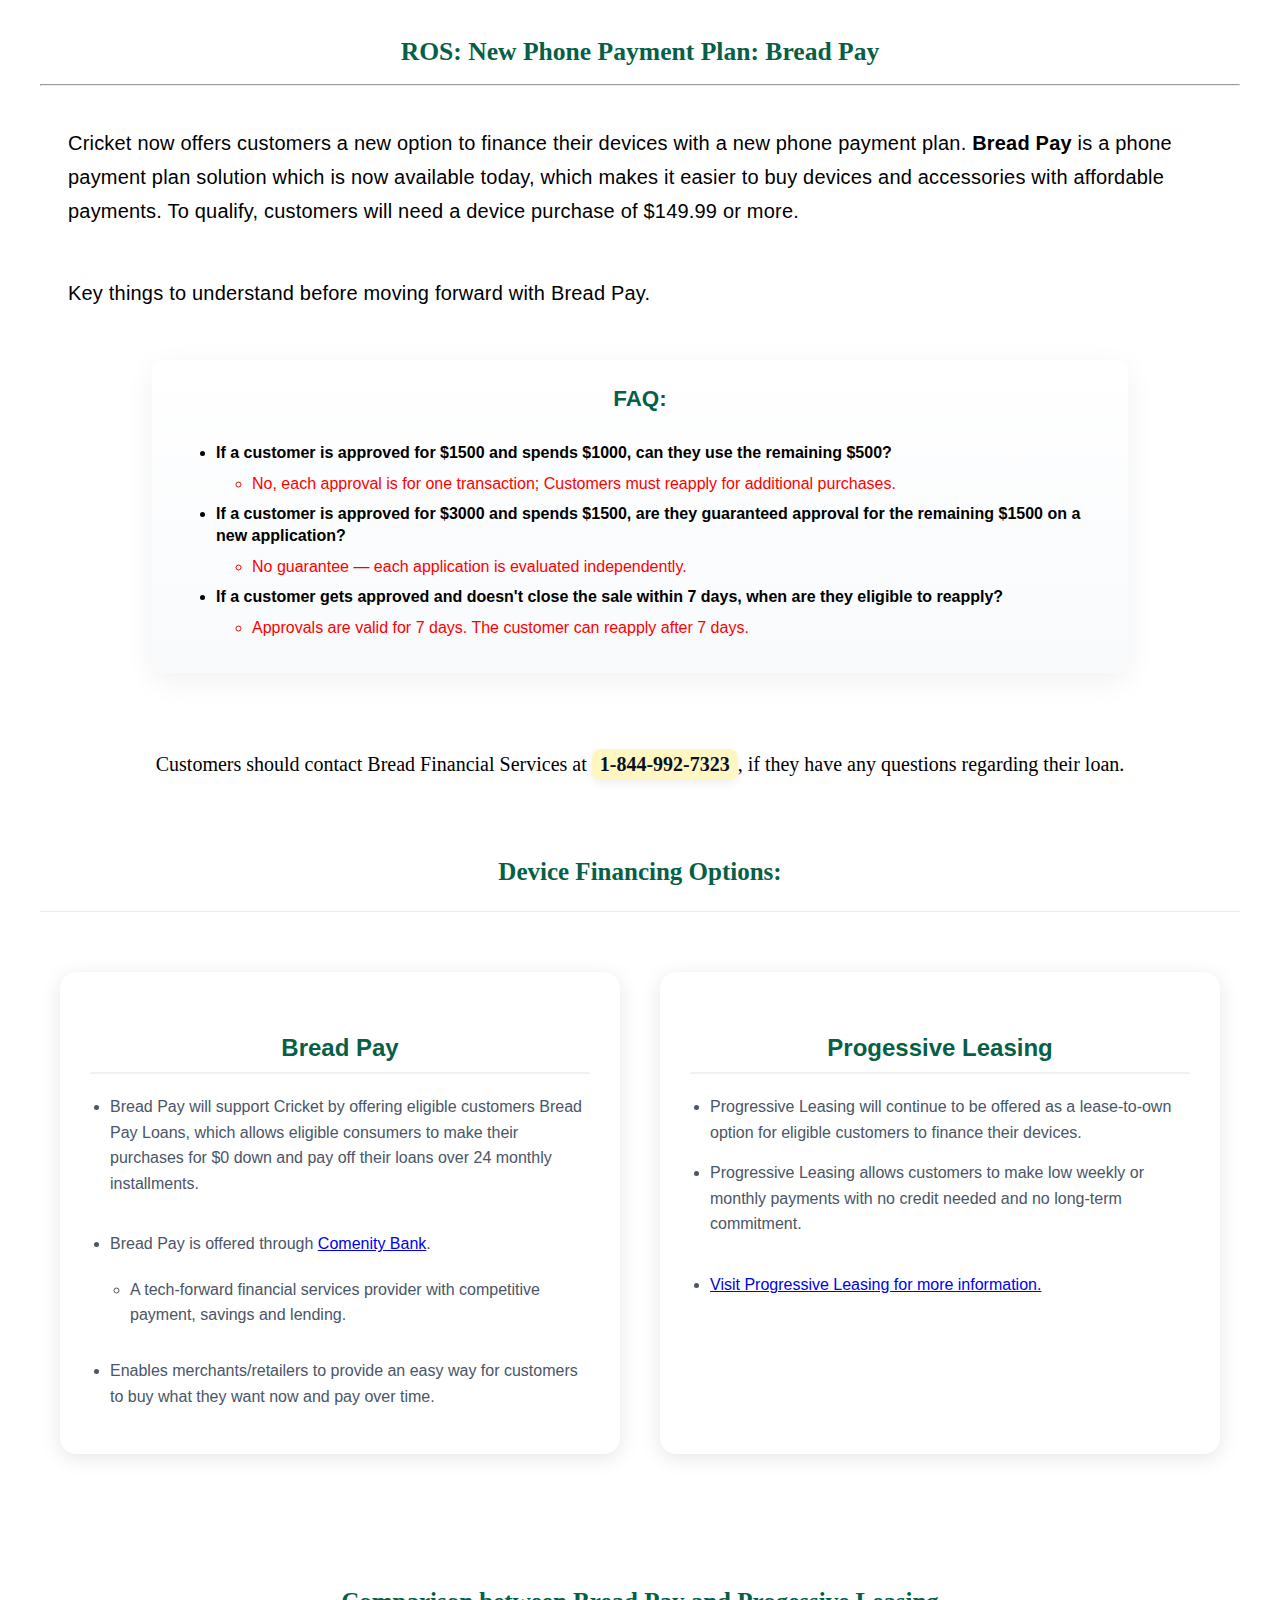
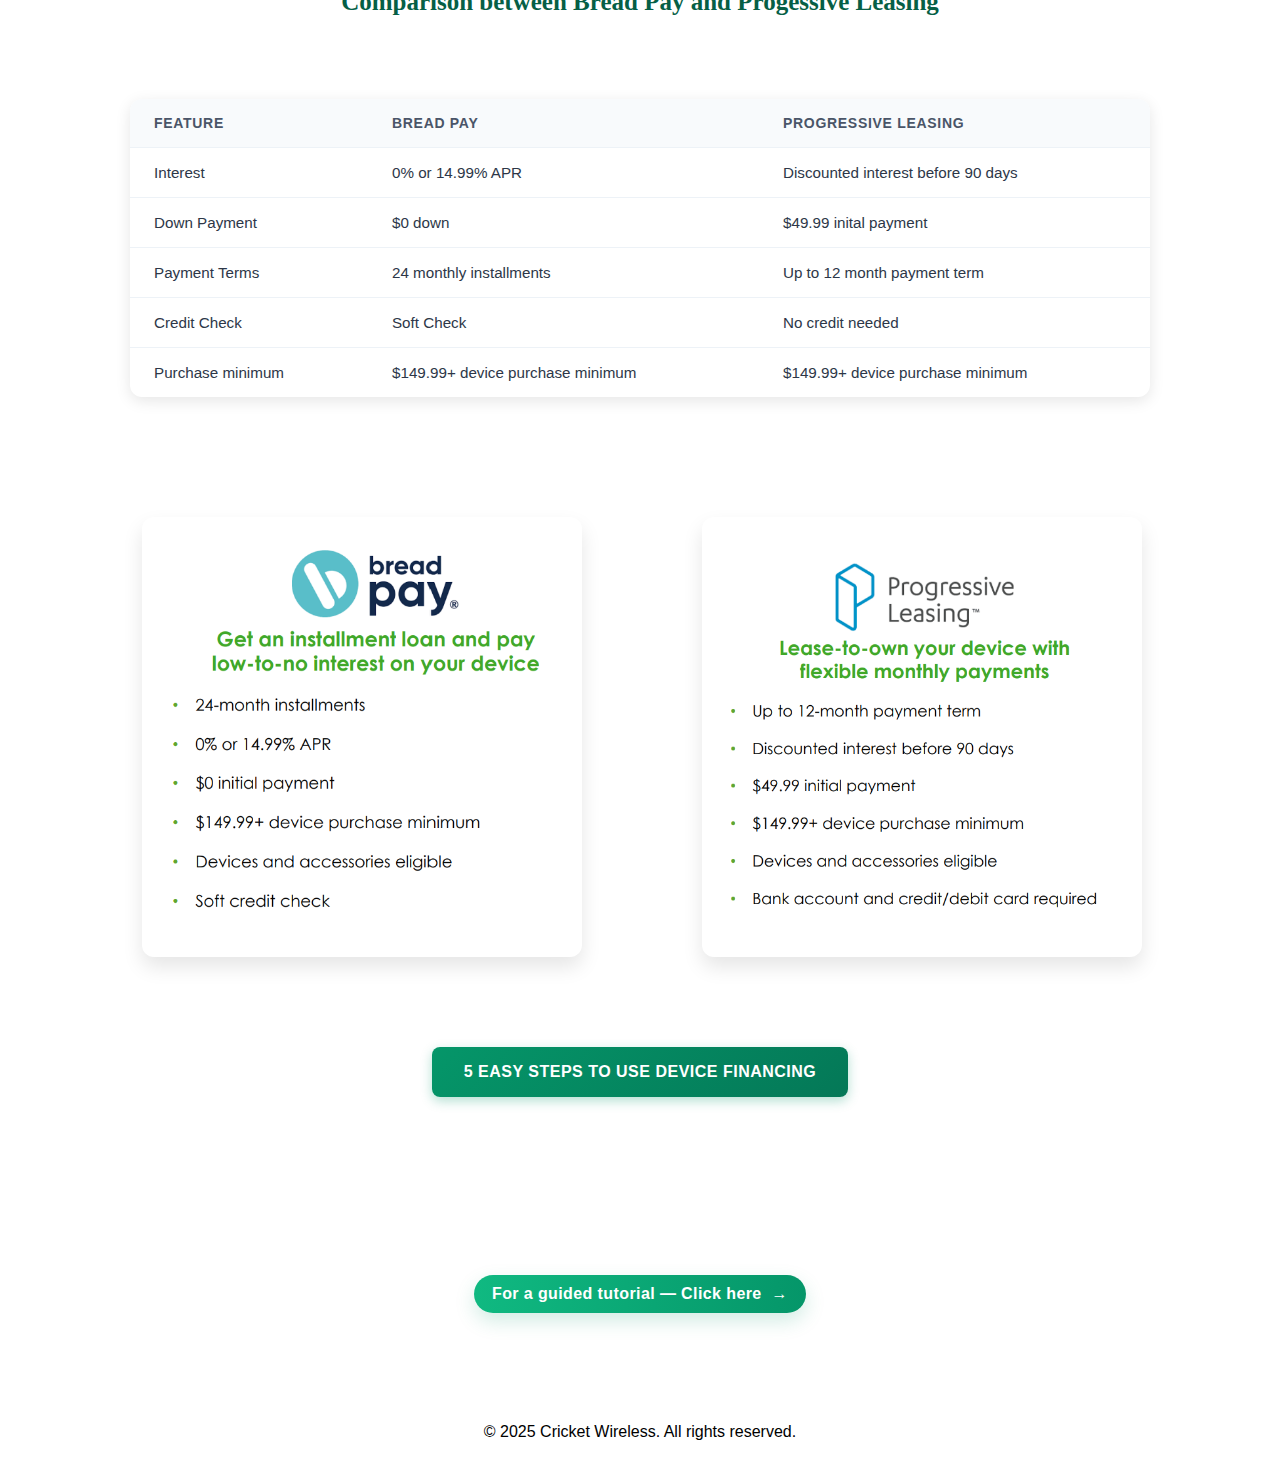
<file: index.html>
<!DOCTYPE html>
<html lang="en">
<head>
    <meta charset="UTF-8">
    <meta name="viewport" content="width=device-width, initial-scale=1.0">
    <title>Bread Pay</title>
    <link rel="stylesheet" href="styles.css">
</head>
<body>


    <h1 class="top-heading">ROS: New Phone Payment Plan: Bread Pay</h1>

    <hr/>

    <p class="para">Cricket now offers customers a new option to finance their devices with a new phone payment plan.
        <strong>Bread Pay</strong> is a phone payment plan solution which is now available today, which makes it easier to buy
        devices and accessories with affordable payments. To qualify, customers will need a device 
        purchase of $149.99 or more.
    </p>



<p class="para-2"> Key things to understand before moving forward with Bread Pay.</p><br>

<div class="notes-card">
        <p>FAQ:</p><br>
        <ul>
            <li class="first-list">
                If a customer is approved for $1500 and spends $1000, can they use the remaining $500? 
            </li>
                <ul>
                    <li class="unordered-list">No, each approval is for one transaction; Customers must reapply for additional purchases.</li>
                </ul>
            <li class="first-list">If a customer is approved for $3000 and spends $1500, are they guaranteed approval for the remaining $1500 on a new application?</li>
                <ul>
                    <li class="unordered-list">
                        No guarantee — each application is evaluated independently. 
                    </li>
                </ul>
            <li class="first-list">
                If a customer gets approved and doesn't close the sale within 7 days, when are they eligible to reapply?
            </li>
                <ul>
                    <li class="unordered-list">Approvals are valid for 7 days. The customer can reapply after 7 days.</li>
                </ul>    
            </ul>
</div><br>

<p class="para-3">Customers should contact Bread Financial Services at <a href="tel:+18449927323" class="phone-highlight">1-844-992-7323</a>,
    if they have any questions regarding their loan.</p>
<br>


<div><h3 class="para-3-1">Device Financing Options:</h3></div><hr class="hr-1">


    <div class="payment-options">
        <div class="option-card">
            <h4 style="color: #065f46;">Bread Pay</h4>
            <ul>
                <li>Bread Pay will support Cricket by offering eligible customers Bread Pay Loans, which allows eligible consumers to make their purchases
                    for $0 down and pay off their loans over 24 monthly installments. 
                </li> 
                <li>Bread Pay is offered through <a href="https://d.comenity.net/ac/comenitycard/public/home">Comenity Bank</a>. 
                    <ul>
                        <li>A tech-forward financial services provider with competitive payment, savings and lending.</li>
                    </ul>
                </li>
                
                <li>Enables merchants/retailers to provide an easy way for customers to buy what they want now and pay over time.</li>
            </ul>
        </div>        
        <div class="option-card">
            <h4 style="color: #065f46;">Progessive Leasing</h4>
            <ul>
                <li>Progressive Leasing will continue to be offered as a lease-to-own option for eligible customers to finance their devices.</li>
                <li>Progressive Leasing allows customers to make low weekly or monthly payments with no credit needed and no long-term commitment.</li>
                <li><a href="https://www.progleasing.com/en/?gad_campaignid=9121003838&gad_source=1&gbraid=0AAAAACq6HupDldUHZtPi6YPRjCvXuL9Nk&gclid=CjwKCAiAwqHIBhAEEiwAx9cTecKHRyp4O9s-8AOFkyfEhY-f3xF8AiRm8YMOPY6KXBWXPWDNN3eU6RoC7LYQAvD_BwE&utm_campaign=Brand&utm_content=Brand&utm_id=91221666406&utm_medium=CPC&utm_source=Google">
                    Visit Progressive Leasing for more information.
                </a></li>
            </ul>
        </div>
    </div>

    <br><br><br>


    <div>
        <h3 class="para-3-1">Comparison between Bread Pay and Progessive Leasing</h3><br>

        <table>
            <tr>
                <th>Feature</th>
                <th>Bread Pay</th>
                <th>Progressive Leasing</th>
            </tr>
            <tr>
                <td>Interest</td>
                <td>0% or 14.99% APR</td>
                <td>Discounted interest before 90 days</td>
            </tr>
            <tr>
                <td>Down Payment</td>
                <td>$0 down</td>
                <td>$49.99 inital payment</td>
            </tr>
            <tr>
                <td>Payment Terms</td>
                <td>24 monthly installments</td>
                <td>Up to 12 month payment term</td>
            </tr>
            <tr>
                <td>Credit Check</td>
                <td>Soft Check</td>
                <td>No credit needed</td>
            </tr>
            <tr>
                <td>Purchase minimum</td>
                <td>$149.99+ device purchase minimum</td>
                <td>$149.99+ device purchase minimum</td>
            </tr>



        </table>

        <br>

    </div>





    <!-- Modal for expanded images -->
    <div id="imageModal" class="modal" onclick="closeModal()">
        <span class="close">&times;</span>
        <img class="modal-content" id="modalImage">
    </div>

    <div class="images-a">
        <img src="images/breadpay.png" alt="Bread Pay Logo" class="expandable-image" onclick="openModal(this)">
        <img src="images/progessive-leasing.png" alt="progessive leasing logo" class="expandable-image" onclick="openModal(this)">
    </div><br><br>


    <button id="toggleSteps">5 easy steps to use Device Financing</button><br><br><br>

    <div id="stepsContainer" class="steps-hidden">
        <ol>
            <li class="second-list">Customer fills out application on device - enters personal information on their own device. (takes less than 5 mins)</li>
            <li class="second-list">Customer finds out what they qualify for.</li>
            <li class="second-list">Advocate fills out cart in aktivate.</li>
            <li class="second-list">Customer accepts loan lease.</li>
            <li class="second-list">Customer checks out paying with device financing.</li>
        </ol>
    </div><br><br><br>


    <script>
        // Expand/collapse steps
        document.getElementById('toggleSteps').addEventListener('click', function() {
            const container = document.getElementById('stepsContainer');
            container.classList.toggle('steps-hidden');
            container.classList.toggle('steps-visible');
        });

        // Modal image logic
        function openModal(imgElement) {
            const modal = document.getElementById("imageModal");
            const modalImg = document.getElementById("modalImage");
            modal.style.display = "block";
            modalImg.src = imgElement.src;
        }
        function closeModal() {
            document.getElementById("imageModal").style.display = "none";
        }
        // Optional: close modal on ESC
        document.addEventListener('keydown', function(e) {
            if (e.key === 'Escape') closeModal();
        });
    </script>
    
    <div>
        <a href="breadpay.html" class="modern-link">For a guided tutorial — Click here</a>
    </div><br><br><br>

    <!-- Copyright Footer -->
    <footer class="copyright-footer">
        <p>&copy; 2025 Cricket Wireless. All rights reserved.</p>
    </footer>



    
</body>
</html>
</file>
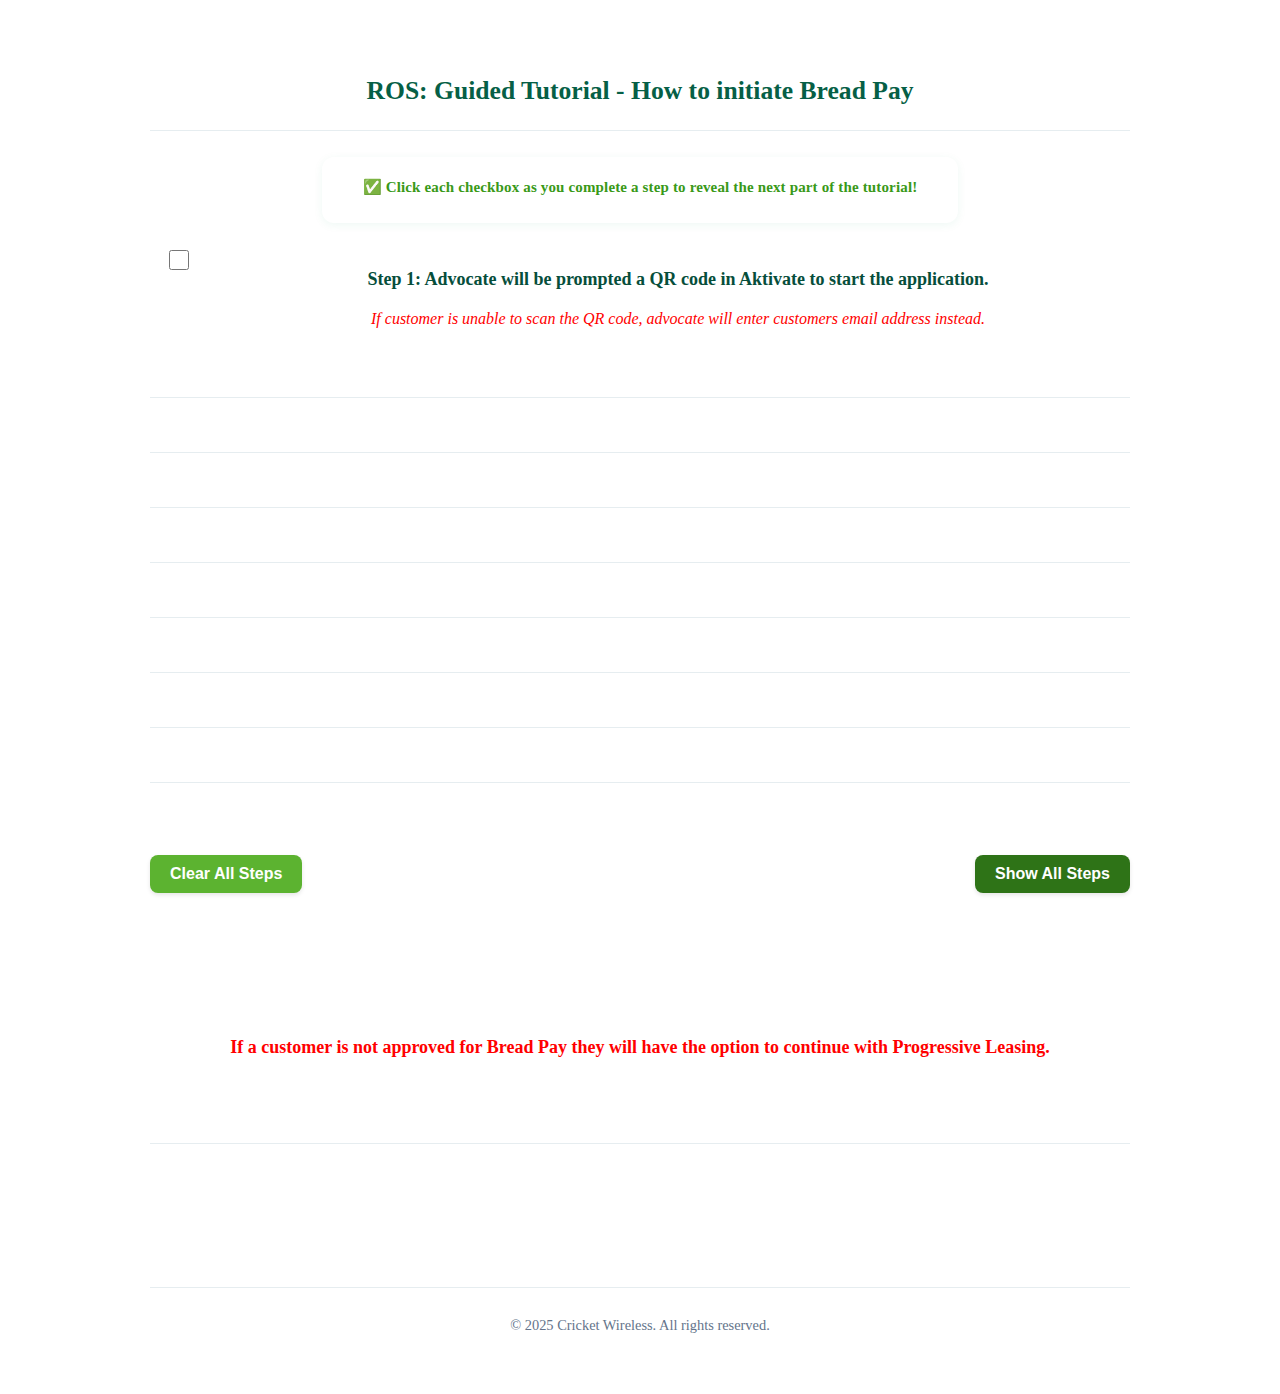
<file: breadpay.html>
<!DOCTYPE html>
            <!DOCTYPE html>
            <html lang="en">
            <head>
                <meta charset="utf-8">
                <meta name="viewport" content="width=device-width, initial-scale=1">
                <title>Guided Bread Pay direction</title>
                <link rel="stylesheet" href="stylesbreadpay.css">
          
            </head>
            <body>
            <!-- Expanded images -->
            <div id="imageModal" class="modal" onclick="closeModal()">
                <span class="close">&times;</span>
                <img class="modal-content" id="modalImage">
            </div>

            <h1>ROS: Guided Tutorial - How to initiate Bread Pay</h1>


            <hr/>

            <div class="checklist-instruction">
                <p>✅ Click each checkbox as you complete a step to reveal the next part of the tutorial!</p>
            </div>

            <!-- Step 1 -->
            <div class="section">
                <div class="section-row">
                    <div class="checklist step-checkbox step-1">
                        <label class="check"><input type="checkbox" aria-label="Mark step complete"></label>
                    </div>
                    <div class="section-content">
                            <h3>Step 1: Advocate will be prompted a QR code in Aktivate to start the application.</h3>
                        <p style="font-style: italic; color: red;">If customer is unable to scan the QR code, advocate will enter customers email address instead.</p>

                        <div>
                            <img src="./BDimages/bdstep1.png" alt="Step 1" class="expandable-image" onclick="openModal(this)">
                        </div><br>

                        <ol>
                            <li>Advocate presents QR code or asks customer for email address.</li>
                            <li>Customer will enter their mobile number.</li>
                                <ul>
                            <li>Number will be used for login and to check for existing offer.</li>
                            <li>Number will also be used for Multifactor Authentication.</li>
                                </ul>
                        </ol>
                    </div>
                </div>
            </div>
            <hr>

            <!-- Step 2 -->
            <div class="section">
                <div class="section-row">
                    <div class="checklist step-checkbox step-2">
                        <label class="check"><input type="checkbox" aria-label="Mark step complete"></label>
                    </div>
                    <div class="section-content">
                        <h3>Step 2: Customer will submit personal information.</h3>

                        <div>
                            <img src="./BDimages/bdstep2.png" alt="Step 2" class="expandable-image" onclick="openModal(this)">
                        </div><br>

                        <ol>
                            <li>Customer enters name and address.</li>
                            <li>Customer enters DOB, SSN and Income.</li>
                            <li>Customer agrees to T&Cs and submits.</li>
                                <ul>
                                    <li>Verification Code will be sent to customer's device via SMS for Security.</li>
                            <li>This will protect against fraud.</li>
                                </ul>
                        </ol>
                    </div>
                </div>
            </div>
            <hr>

            <!-- Step 3 -->
            <div class="section">
                <div class="section-row">
                    <div class="checklist step-checkbox step-3">
                        <label class="check"><input type="checkbox" aria-label="Mark step complete"></label>
                    </div>
                    <div class="section-content">
                        <h3>Step 3: Customer will then be presented with an approved offer.</h3>

                        <div>
                            <img src="./BDimages/bdstep3.png" alt="Step 3" class="expandable-image" onclick="openModal(this)">
                        </div><br>

                        <ol>
                            <li>Customer will be provided with an approval amount.</li>
                            <li>Customer will then direct the advocate to proceed with checkout in Aktivate.</li>
                                <ul>
                                    <li>Advocate can confirm the lender amount approved by clicking on "Lease/Loan Lookup" in Aktivate.</li>
                                </ul>
                        </ol>

                    </div>
                </div>
            </div>
            <hr>

            <!-- Step 4 -->
            <div class="section">
                <div class="section-row">
                    <div class="checklist step-checkbox step-4">
                        <label class="check"><input type="checkbox" aria-label="Mark step complete"></label>
                    </div>
                    <div class="section-content">
                        <h3>Step 4: Advocate will build the cart and select the phone payment plan for checkout.</h3>

                        <div>
                            <img src="./BDimages/bdstep4.png" alt="Step 4" class="expandable-image" onclick="openModal(this)">
                        </div><br>

                        <ol>
                            <li>Advocate builds cart in Aktivate by selecting/scanning all cart items.</li>
                                <ul>
                                    <li>Cart is built with devices, accessories, rate plans, features, etc.</li> 
                                </ul>
                            <li>Advocate will then select "Begin" option in Aktivate to initiate phone payment plan process.</li>
                        </ol>
                    </div>
                </div>
            </div>
            <hr>

            <!-- Step 5 -->
            <div class="section">
                <div class="section-row">
                    <div class="checklist step-checkbox step-5">
                        <label class="check"><input type="checkbox" aria-label="Mark step complete"></label>
                    </div>
                    <div class="section-content">
                        <h3>Step 5: Advocate will be prompted to enter customers information to identify customers lease/loan.</h3>

                        <div>
                            <img src="./BDimages/bdstep5.png" alt="Step 5" class="expandable-image" onclick="openModal(this)">
                        </div><br>

                        <ol>
                            <li>Advocate will perform lease/loan lookup.</li>
                            <li>Adovcate will validate customer's name with ID and select "Next" to proceed.</li>
                        </ol>
                    </div>
                </div>
            </div>
            <hr>

            <!-- Step 6 -->
            <div class="section">
                <div class="section-row">
                    <div class="checklist step-checkbox step-6">
                        <label class="check"><input type="checkbox" aria-label="Mark step complete"></label>
                    </div>
                    <div class="section-content">
                        <h3>Step 6: Cart items are selected based on available amount for lease/load.</h3>

                        <div>
                            <img src="./BDimages/bdstep6.png" alt="Step 6" class="expandable-image" onclick="openModal(this)">
                        </div><br>

                        <ol>
                            <li>Aktivate displays eligible items in cart that can be purchased using Bread Pay.</li>
                            <li>Items which are not eligible through Bread Pay will be greyed out.
                                <ul>
                                    <li style="color: red; font-weight: bold;">
                                        Starting price for device will need to be at least $149.99.
                                    </li>
                                </ul>
                            </li>
                            <li>Adovcate will select all items in the cart customer wants to purchase with Bread Pay.</li>
                            <li>Remaining amount will adjust as items are selected.</li>
                            <li>Once all items are selected, adovcate will then click on "Submit".</li>
                        </ol>
                    </div>
                </div>
            </div>
            <hr>

            <!-- Step 7 -->
            <div class="section">
                <div class="section-row">
                    <div class="checklist step-checkbox step-7">
                        <label class="check"><input type="checkbox" aria-label="Mark step complete"></label>
                    </div>
                    <div class="section-content">
                        <h3>Step 7: Customer will be directed to accept loan/lease by scanning QR code in Aktivate.</h3>

                        <div>
                            <img src="./BDimages/bdstep7.png" alt="Step 7" class="expandable-image" onclick="openModal(this)">
                        </div><br>

                        <ol>
                            <li>Aktivate generates personalized QR code for customer to accept lender T&Cs on their own phone.</li>
                            <li>Customer will be prompted to login to their account using the same phone number used in the application.</li>
                        </ol>
                    </div>
                </div>
            </div>
            <hr>

            <!-- Step 8 -->
            <div class="section">
                <div class="section-row">
                    <div class="checklist step-checkbox step-8">
                        <label class="check"><input type="checkbox" aria-label="Mark step complete"></label>
                    </div>
                    <div class="section-content">
                        <h3>Step 8: Customer agrees to Bread Pay and finalizes purchase.</h3>

                        <div>
                            <img src="./BDimages/bdstep8.png" alt="Step 8" class="expandable-image" onclick="openModal(this)">
                        </div><br>

                        <ol>
                            <li>Customer takes final approval steps.</li>
                            <li>Advocate will click on "Complete Payment" in Aktivate and finish the transaction for the Customer!</li>
                        </ol>
                    </div>
                </div>
            </div>
            <hr><br>

    





            <!-- Not approved -->
           <div>
                <div class="buttons-container">
                    <button id="clearChecklist" class="clear-button" style="font-weight: bold;">Clear All Steps</button>
                    <button id="unhideAllBtn" class="second-clear-button" style="font-weight: bold;">Show All Steps</button>
                </div>
            

           </div><br><br><br><br>
                    
                    <div class="section-content">
                        <h3 style="color: red;">If a customer is not approved for Bread Pay they will have the option to continue with Progressive Leasing.</h3><br>
                    </div><br>

                
    
            <hr>




            <br><br><br>

            <!-- Script for checklist functionality -->

                  <script>
                    function openModal(imgElement) {
                        const modal = document.getElementById("imageModal");
                        const modalImg = document.getElementById("modalImage");
                        modal.style.display = "block";
                        modalImg.src = imgElement.src;
                    }

                    function closeModal() {
                        document.getElementById("imageModal").style.display = "none";
                    }



                    // Sequential step reveal logic for steps 2-8, and show images/text fields for checked step
                    function updateStepVisibility() {
                        const sections = document.querySelectorAll('.section');
                        // Always show step 1
                        for (let i = 0; i < sections.length && i < 8; i++) {
                            const thisCheckbox = sections[i].querySelector('.checklist input[type="checkbox"]');
                            const thisContent = sections[i].querySelector('.section-content');
                            const thisCheckboxDiv = sections[i].querySelector('.step-checkbox');
                            // For step 1, always show
                            if (i === 0) {
                                if (thisCheckbox && thisContent) {
                                    if (thisCheckbox.checked) {
                                        thisContent.classList.add('active');
                                    } else {
                                        thisContent.classList.remove('active');
                                    }
                                }
                                continue;
                            }
                            // For steps 2-8, show if previous is checked
                            const prevCheckbox = sections[i-1].querySelector('.checklist input[type="checkbox"]');
                            if (prevCheckbox && thisContent && thisCheckboxDiv) {
                                if (prevCheckbox.checked) {
                                    thisContent.style.display = '';
                                    thisCheckboxDiv.style.display = '';
                                    // Show images/text fields if this step's checkbox is checked
                                    if (thisCheckbox && thisCheckbox.checked) {
                                        thisContent.classList.add('active');
                                    } else {
                                        thisContent.classList.remove('active');
                                    }
                                } else {
                                    thisContent.style.display = 'none';
                                    thisCheckboxDiv.style.display = 'none';
                                    thisContent.classList.remove('active');
                                    // Uncheck this step's checkbox if hiding
                                    if (thisCheckbox) thisCheckbox.checked = false;
                                }
                            }
                        }
                    }

                    // Function to clear all checkboxes and hide steps 2-8
                    function clearAllCheckboxes() {
                        const checkboxes = document.querySelectorAll('.checklist input[type="checkbox"]');
                        checkboxes.forEach(checkbox => {
                            checkbox.checked = false;
                        });
                        updateStepVisibility();
                    }

                    window.onload = function() {
                        // Hide steps 2-8 content and checkboxes on load
                        const sections = document.querySelectorAll('.section');
                        for (let i = 1; i < sections.length && i < 8; i++) {
                            const content = sections[i].querySelector('.section-content');
                            const checkboxDiv = sections[i].querySelector('.step-checkbox');
                            if (content) content.style.display = 'none';
                            if (checkboxDiv) checkboxDiv.style.display = 'none';
                        }
                        // Add event listeners to all checkboxes
                        const checkboxes = document.querySelectorAll('.checklist input[type="checkbox"]');
                        checkboxes.forEach(checkbox => {
                            checkbox.addEventListener('change', updateStepVisibility);
                        });
                        // Add clear button event listener
                        document.getElementById('clearChecklist').addEventListener('click', clearAllCheckboxes);
                    }
                        // hidden and show function


                </script>

            <!-- Script for show all steps functionality -->

                   <script>
            document.getElementById('unhideAllBtn').onclick = function() {
                const sections = document.querySelectorAll('.section');
                for (let i = 0; i < sections.length && i < 8; i++) {
                    const content = sections[i].querySelector('.section-content');
                    const checkboxDiv = sections[i].querySelector('.step-checkbox');
                    if (content) {
                        content.style.display = '';
                        content.classList.add('active'); // ensures images/lists are shown
                        // Unhide all images and lists inside this section
                        const imgs = content.querySelectorAll('img');
                        imgs.forEach(img => img.style.display = 'block');
                        const ols = content.querySelectorAll('ol');
                        ols.forEach(ol => ol.style.display = 'block');
                    }
                    if (checkboxDiv) checkboxDiv.style.display = '';
                }
            };
            </script>


                        <!-- Copyright Footer -->
            <footer class="copyright-footer">
                <p>&copy; 2025 Cricket Wireless. All rights reserved.</p>
            </footer><br>
            
    
            </body>
            </html>
</file>
<file: styles.css>
/* Modal to expanded the images on index.html */
.modal {
    display: none;
    position: fixed;
    z-index: 1000;
    top: 0;
    left: 0;
    width: 100vw;
    height: 100vh;
    background-color: rgba(0, 0, 0, 0.92);
    cursor: pointer;
}

.modal-content {
    margin: auto;
    display: block;
    max-width: 92vw;
    max-height: 92vh;
    margin-top: 50px;
    border-radius: 18px;
    box-shadow: 0 12px 40px rgba(2, 6, 23, 0.45);
    background: #fff;
    animation: zoom 0.3s ease-in-out;
}

@keyframes zoom {
    from {transform: scale(0.1)}
    to {transform: scale(1)}
}

.expandable-image {
    cursor: pointer;
    transition: transform 0.3s ease;
}
.expandable-image:hover {
    transform: scale(1.05);
}

.close {
    position: absolute;
    right: 35px;
    top: 15px;
    color: #f1f1f1;
    font-size: 40px;
    font-weight: bold;
    cursor: pointer;
    z-index: 1100;
}
.close:hover {
    color: #bbb;

    /* General style */
}
body {
    max-width: 1200px;
    margin: 0 auto;
    padding: 20px;
    text-align: center;
    font-family: Arial, sans-serif;
}

.top-heading {
    font-family: Palatino, URW Palladio L, Serif;
    font-size: 1.6rem;
    color: #065f46;
}

h1, h3, h4 {
    text-align: center;
}

div {
    margin: 20px auto;
}

.payment-options {
    display: flex;
    justify-content: center;
    gap: 40px;
    max-width: 1200px;
    margin: 40px auto;
    padding: 0 20px;
}

.first-list {
    font-weight: 599;
}

.para {
    font-size: 1.25rem;
    font-family: 'Segoe UI', 'Inter', Arial, sans-serif;
    text-align: left;
    background: linear-gradient(90deg, 0%, 100%);
    padding: 22px 28px;
    border-radius: 16px;
    margin: 18px 0 24px 0;
    color: black;
    font-weight: 500;
    letter-spacing: 0.01em;
    line-height: 1.7;
    transition: box-shadow 0.2s, background 0.2s;
    font-weight: 5210;
}

.para-2 {
   font-size: 1.25rem;
    font-family: 'Segoe UI', 'Inter', Arial, sans-serif;
    text-align: left;
    background: linear-gradient(90deg, 0%, 100%);
    padding: 2px 28px;
    border-radius: 16px;
    margin: 18px 0 2px 0;
    color: black;
    font-weight: 500;
    letter-spacing: 0.01em;
    line-height: 1.7;
    transition: box-shadow 0.2s, background 0.2s;
    font-weight: 5210;
}



.para-3 {
    font-size: 20px;
    font-family: Palatino, URW Palladio L, Serif;
    margin-top: 10px;
}

.para-3-1 {
    font-size: 25px;
    font-family: Palatino, URW Palladio L, Serif;
    margin-top: 10px;
    color: #065f46
}

.hr-1 {
    border: none;
    height: 1px;
    background: #e6edf0;
    margin: 18px 0 20px;
}

.unordered-list {
    color: red;
}

.option-card {
    flex: 1;
    max-width: 500px;
    background: white;
    border-radius: 16px;
    padding: 30px;
    box-shadow: 0 4px 20px rgba(0,0,0,0.1);
    transition: all 0.3s ease;
}

.option-card:hover {
    transform: translateY(-5px);
    box-shadow: 0 8px 30px rgba(0,0,0,0.15);
}

.option-card h4 {
    color: #2d3748;
    font-size: 1.5rem;
    margin-bottom: 20px;
    padding-bottom: 10px;
    border-bottom: 2px solid #edf2f7;
}

.option-card ul {
    padding-left: 20px;
}

.option-card li {
    margin-bottom: 15px;
    line-height: 1.6;
    color: #4a5568;
}

ul, ol {
    display: inline-block;
    text-align: left;
    margin: 0 auto;;
}

table {
    margin: 40px auto;
    border-collapse: separate;
    border-spacing: 0;
    width: 85%;
    border-radius: 12px;
    overflow: hidden;
    box-shadow: 0 4px 15px rgba(0,0,0,0.1);
    background: white;
}

th, td {
    padding: 16px 24px;
    text-align: left;
    border-bottom: 1px solid #edf2f7;
}

th {
    background-color: #f8fafc;
    font-weight: 600;
    text-transform: uppercase;
    font-size: 0.875rem;
    letter-spacing: 0.05em;
    color: #4a5568;
}

td {
    font-size: 0.95rem;
    color: #2d3748;
}

tr:hover {
    background-color: #f7fafc;
    transition: all 0.3s ease;
}

tr:last-child td {
    border-bottom: none;
}

img {
    display: inline-block;
    width: 400px;
    height: 400px;
    margin: 20px 60px;
    object-fit: contain;
    border-radius: 12px;
    box-shadow: 0 10px 20px rgba(0,0,0,0.1);
    transition: all 0.3s ease;
    background-color: white;
    padding: 20px;
}

img:hover {
    transform: translateY(-5px);
    box-shadow: 0 15px 30px rgba(0,0,0,0.15);
}

button {
    display: block;
    margin: 30px auto;
    padding: 16px 32px;
    cursor: pointer;
    font-size: 1rem;
    font-weight: 600;
    color: white;
    background: linear-gradient(135deg, #059669 0%, #047857 100%);
    border: none;
    border-radius: 8px;
    box-shadow: 0 4px 12px rgba(5, 150, 105, 0.3);
    transition: all 0.3s ease;
    text-transform: uppercase;
    letter-spacing: 0.5px;
}

button:hover {
    transform: translateY(-2px);
    box-shadow: 0 6px 20px rgba(5, 150, 105, 0.4);
    background: linear-gradient(135deg, #047857 0%, #065f46 100%);
}

button:active {
    transform: translateY(0);
    box-shadow: 0 2px 8px rgba(5, 150, 105, 0.4);
}

a {
    display: inline-block;
    margin: 20px 0;
}

.second-list {
    font-family: Palatino, URW Palladio L, Serif;
    font-weight: 590;
}



/* The Link at the bottom of the page */
.modern-link {
    display: inline-flex;
    align-items: center;
    gap: 10px;
    padding: 10px 18px;
    background: linear-gradient(90deg, #10b981 0%, #059669 100%);
    color: white;
    text-decoration: none;
    border-radius: 999px;
    box-shadow: 0 8px 20px rgba(5,150,105,0.18);
    font-weight: 700;
    letter-spacing: 0.4px;
    transition: transform 0.18s ease, box-shadow 0.18s ease, opacity 0.18s ease;
}

.modern-link:hover {
    transform: translateY(-3px);
    box-shadow: 0 14px 30px rgba(5,150,105,0.22);
}

.modern-link:active {
    transform: translateY(0);
    opacity: 0.95;
}

.modern-link:focus {
    outline: 3px solid rgba(5,150,105,0.18);
    outline-offset: 3px;
}

.modern-link::after {
    content: '→';
    font-weight: 700;
    transform: translateX(0);
}

/* Highlighted phone number */
.phone-highlight {
    background: #fff7c2; /* soft yellow */
    color: #081123; /* dark text for contrast */
    padding: 4px 8px;
    border-radius: 8px;
    font-weight: 700;
    text-decoration: none;
    box-shadow: 0 4px 10px rgba(15,23,42,0.06);
}

.phone-highlight:focus {
    outline: 3px solid rgba(250,204,21,0.25);
    outline-offset: 3px;
}

/* break */

.images-a {
    display: inline-flex;
    justify-content: center;
    width: 100%;
    padding: 2px 2px;
}



.steps-hidden {
    max-height: 0;
    opacity: 0;
    overflow: hidden;
    transition: all 0.5s ease-out;
    margin: 0 !important;
}

.steps-visible {
    max-height: 500px;
    opacity: 1;
    transition: all 0.7s ease-in;
    background: white;
    padding: 20px;
    border-radius: 12px;
    box-shadow: 0 4px 15px rgba(0,0,0,0.1);
    margin-top: 20px !important;
}

.steps-visible ol {
    margin: 0;
    padding-left: 25px;
}

.steps-visible li {
    margin: 12px 0;
    color: #4a5568;
    line-height: 1.6;
}


/*key notes card*/



.notes-card {
    max-width: 920px;
    margin: 28px auto;
    background: linear-gradient(180deg, #ffffff 0%, #f8fafc 100%);
    padding: 26px 28px;
    border-radius: 12px;
    box-shadow: 0 8px 30px rgba(2,6,23,0.06);
    text-align: center;
}

.notes-card p {
    font-weight: 600;
    font-size: 1.4rem;
    margin: 0 0 12px 0;
    color: #065f46; /* darker green heading */
}

.notes-card ol, .notes-card ul {
    margin: 0 0 0 18px;
    padding-left: 18px;
}

.notes-card li {
    margin-bottom: 14px;
    line-height: 1.4
}

.notes-card ul li {
    margin-bottom: 8px;
}
</file>
<file: stylesbreadpay.css>
/* Encouragement message for checkboxes */
.checklist-instruction {
    text-align: center;
    font-size: 15px;
    color: #399918;
    border-radius: 12px;
    margin: 18px auto 24px auto;
    padding: 12px 18px;
    max-width: 600px;
    font-weight: 600;
    box-shadow: 0 2px 10px rgba(5,150,105,0.07);
    letter-spacing: 0.01em;
    align-items: center;
    justify-content: center;
    gap: 8px;
}
/* Hide step 2 content (including heading) by default via inline style or JS */
/* Styles for breadpay.html - center page contents and improve readability */
html, body {
    height: 100%;
}
body {
    max-width: 980px;
    margin: 30px auto;
    padding: 24px;
    font-family: Inter, -apple-system, BlinkMacSystemFont, "Segoe UI", Roboto, "Helvetica Neue", Arial;
    color: #0f172a;
    background: #ffffff;
    line-height: 1.6;
    font-family: Palatino, URW Palladio L, Serif;
}


h1 {
    text-align: center;
    font-size: 1.6rem;
    margin-bottom: 12px;
    color: #065f46;
}

hr {
    border: none;
    height: 1px;
    background: #e6edf0;
    margin: 18px 0 26px;
}

h3 {
    text-align: center;
    font-size: 1.125rem;
    color: #064e3b;
    margin-bottom: 12px;
}

p {
    text-align: center;
    max-width: 820px;
    margin: 6px auto 12px;
}

/* Make images responsive, larger and clearly visible */
img {
    display: block;
    max-width: 80%; /* larger on desktop */
    width: auto;
    height: auto;
    margin: 18px auto;
    border-radius: 12px;
    box-shadow: 0 12px 30px rgba(2, 6, 23, 0.4);
    background: #ffffff;
    padding: 10px;
    border: 1px solid rgba(8, 23, 2, 0);
}

/* For large screen */
@media (min-width: 1200px) {
    img { max-width: 720px; }
}

/* Expand images structure */
.modal {
    display: none;
    position: fixed;
    z-index: 1000;
    top: 0;
    left: 0;
    width: 100%;
    height: 100%;
    background-color: rgba(0, 0, 0, 0.9);
    cursor: pointer;
}

.modal-content {
    margin: auto;
    display: block;
    max-width: 90%;
    max-height: 90vh;
    margin-top: 50px;
}

.modal-content {
    animation: zoom 0.3s ease-in-out;
}

@keyframes zoom {
    from {transform: scale(0.1)}
    to {transform: scale(1)}
}

/* Style for clickable images */
.expandable-image {
    cursor: pointer;
    transition: transform 0.3s ease;
}

.expandable-image:hover {
    transform: scale(1.05);
}

/* Close button */
.close {
    position: absolute;
    right: 35px;
    top: 15px;
    color: #f1f1f1;
    font-size: 40px;
    font-weight: bold;
    cursor: pointer;
}

.close:hover {
    color: #bbb;
}

/* Keep list content readable but centered within the page 
div > ul,
div > ol,
div ul,
div ol {
    max-width: 760px;
    margin: 8px auto 18px;
    padding-left: 20px;
    text-align: left;
}

*/

/* Increase spacing for list items */
div ul li,
div ol li {
    margin-bottom: 10px;
}

/* Center links */
a {
    display: inline-block;
    text-align: center;
    margin: 8px auto;
    color: #065f46;
    text-decoration: none;
    font-weight: 600;
}

a:hover {
    text-decoration: underline;
}

/* Horizontal rule look better on small screens */
@media (max-width: 640px) {
    body { padding: 18px; }
    img { max-width: 90%; }
    h1 { font-size: 1.25rem; }
    h3 { font-size: 1rem; }
}

/* Section checklist */
.section {
    margin: 18px 0 28px;
}

.section-row {
    display: flex;
    align-items: flex-start;
    gap: 20px;
}

/* Hide images and lists by default */
.section-content img,
.section-content ol {
    display: none;
    transition: all 0.7s ease;
}

/* This will show images and contect when checked - design */
.section-content.active img,
.section-content.active ol {
    display: block;
    
}

.checklist {
    width: 56px;
    display: flex;
    align-items: center;
    justify-content: center;
}

.checklist .check input[type="checkbox"] {
    width: 20px;
    height: 20px;
    accent-color: #059669; 
    cursor: pointer;
}

.section-content {
    flex: 1;
}

/* Slight visual separation for the checklist items on small screens */
@media (max-width: 720px) {
    .section-row {
        flex-direction: column;
        align-items: center;
    }
    .checklist {
        width: auto;
        margin-bottom: 8px;
    }
    .section-content { width: 100%; }
    .section-content h3 { text-align: center; }
}

/* Highlighted/checked state */
.section-content.completed h3 {
    background: linear-gradient(90deg, rgba(5,150,105,0.10), rgba(5,150,105,0.02));
    border-left: 6px solid #059669;
    padding-left: 14px;
    border-radius: 6px;
    transition: background 0.25s ease, border-left-color 0.25s ease, transform 0.18s ease;
}


.section-content h3 {
    transition: color 0.18s ease, background 0.18s ease, transform 0.18s ease;
}

/* Support CSS-only highlighting for modern browsers using :has() */
.section-row:has(.checklist input[type="checkbox"]:checked) .section-content h3 {
    background: linear-gradient(90deg, rgba(5,150,105,0.10), rgba(5,150,105,0.02));
    border-left: 6px solid #059669;
    padding-left: 14px;
    border-radius: 6px;
}



/*endling link*/

.ending-link {
    width: 410px;
    padding: 10px 18px;
    background: linear-gradient(90deg, #10b981 0%, #7214 100%);
    border-radius: 600px;
    box-shadow: 0 100 100px;
    font-weight: 700;
    letter-spacing:1px;
    transition: transform 0.20s ease, opacity 0.18s ease;
}

.ending-link:hover {
    transform: translateY(-10px);
    box-shadow: 0 14px 30px rgba(5,150,105,0.22);
}

.ending-link:focus {
    outline: 3px solid rgba(5,150,105,0.18);
    outline-offset: 3px;
}

/* Clear button styles */
.clear-button-container {
    display: inline-block;
    justify-content: left;
    margin: 20px 0;
}

/* Buttons container for aligned buttons */
.buttons-container {
    display: flex;
    justify-content: space-between;
    align-items: center;
    margin: 20px 0;
    width: 100%;
}

.clear-button {
    padding: 10px 20px;
    background-color: #5CB330;
    color: white;
    border: none;
    border-radius: 8px;
    font-size: 1rem;
    cursor: pointer;
    transition: all 0.10s ease;
    box-shadow: 0 2px 4px rgba(0, 0, 0, 0.1);
}

.clear-button:hover {
    background-color: #399918;
    transform: translateY(-3px);
    box-shadow: 0 4px 6px rgba(0, 0, 0, 0.393);
}

.clear-button:active {
    box-shadow: 0 2px 4px rgba(0, 0, 0, 0.1);
    

}

.second-clear-button {
    background-color: #2e7317;
    transition: all 0.10s ease;
    padding: 10px 20px;
    color: white;
     border: none;
    border-radius: 8px;
    font-size: 1rem;
    cursor: pointer;
    box-shadow: 0 2px 4px rgba(0, 0, 0, 0.1);

}
.second-clear-button:hover {
    background-color: #399918;
    transform: translateY(-3px);
    box-shadow: 0 4px 6px rgba(0, 0, 0, 0.393);
}
.hidden-step {
    display: none;
}

/* Copyright Footer */
.copyright-footer {
    padding: 20px 0;
    margin-top: 40px;
    border-top: 1px solid #e6edf0;
    color: #64748b;
    font-size: 0.9rem;
}
</file>
